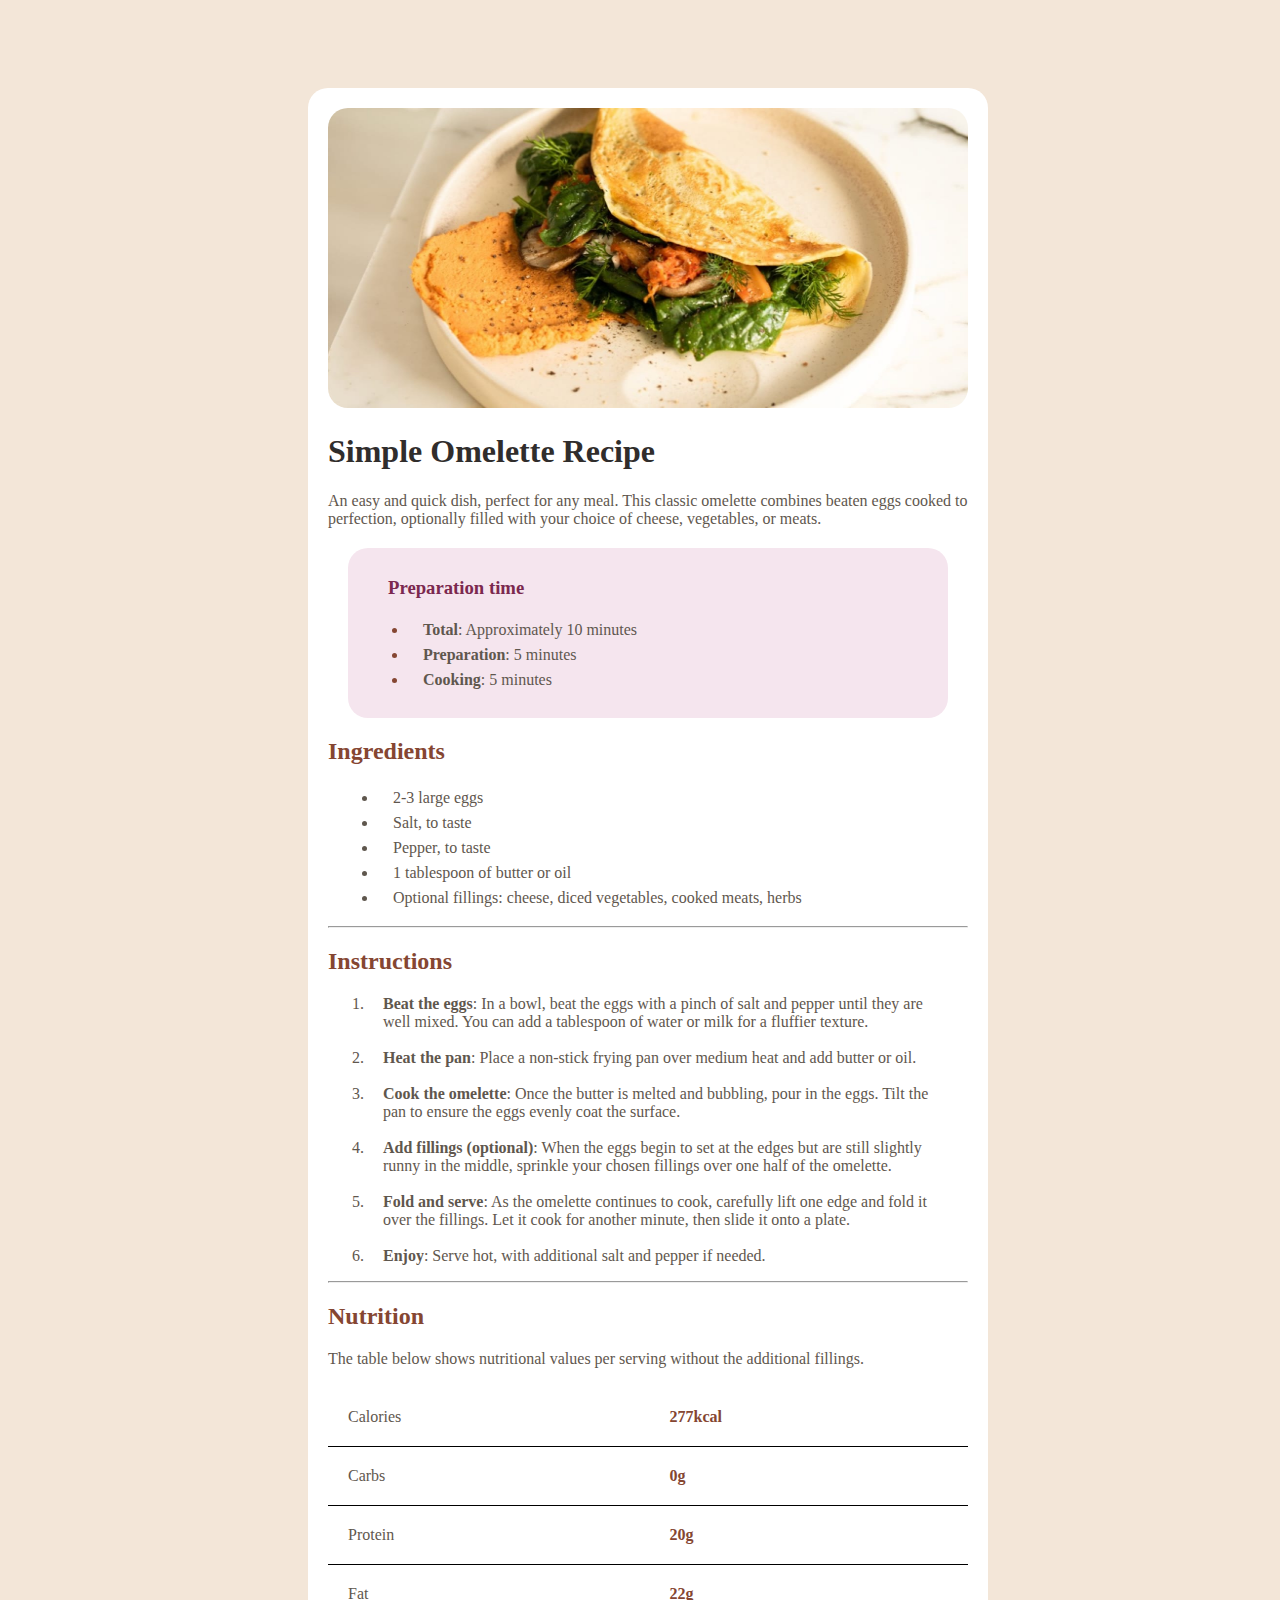
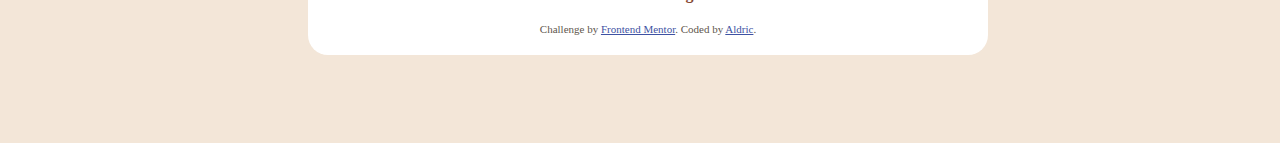
<file: index.html>
<!DOCTYPE html>
<html lang="en">
<head>
  <meta charset="UTF-8">
  <meta name="viewport" content="width=device-width, initial-scale=1.0"> 

  <link rel="icon" type="image/png" sizes="32x32" href=".\favicon-32x32.png">
  <link rel="stylesheet" href="style.css">
  <link rel="preconnect" href="https://fonts.googleapis.com">
  <link rel="preconnect" href="https://fonts.gstatic.com" crossorigin>
  <link href="https://fonts.googleapis.com/css2?family=Outfit:wght@100..900&family=Young+Serif&display=swap" rel="stylesheet">
  <title>Frontend Mentor | Recipe page</title>


  <style>
    .attribution { font-size: 11px; text-align: center; }
    .attribution a { color: hsl(228, 45%, 44%); }
  </style>
</head>
<body>
  <div id="Box">
    <header>
      <img src=".\image-omelette.jpeg" alt="Omelet stuffed with chiken">
    </header>
    <main>
      <section id="Intro">

          <h1>Simple Omelette Recipe</h1>

    An easy and quick dish, perfect for any meal. This classic omelette combines beaten eggs cooked 
    to perfection, optionally filled with your choice of cheese, vegetables, or meats.


      </section>

      <section id="Preparationtime">

          <h3>Preparation time</h3>
          <ul>
            <li><span>Total</span>: Approximately 10 minutes</li>
            <li><span>Preparation</span>: 5 minutes</li>
            <li><span>Cooking</span>: 5 minutes</li>
          </ul>  
          
      </section>

      <section id="Ingredients">

          <h2>Ingredients</h2>

          <ul>
            <li>2-3 large eggs</li>
            <li>Salt, to taste</li>
            <li>Pepper, to taste</li>
            <li>1 tablespoon of butter or oil</li>
            <li>Optional fillings: cheese, diced vegetables, cooked meats, herbs</li>
          </ul>  

      </section>
      <hr>
      <section id="Instructions">

          <h2>Instructions</h2>

          <ol>
            <li> 
              <span>Beat the eggs</span>: In a bowl, beat the eggs with a pinch of salt and pepper until they are well mixed. 
              You can add a tablespoon of water or milk for a fluffier texture.
            </li>
            <br>
            <li>
              <span>Heat the pan</span>: Place a non-stick frying pan over medium heat and add butter or oil.
            </li>
            <br>
            <li>
              <span>Cook the omelette</span>: Once the butter is melted and bubbling, pour in the eggs. Tilt the pan to ensure 
              the eggs evenly coat the surface.
            </li>
            <br>
            <li>
              <span>Add fillings (optional)</span>: When the eggs begin to set at the edges but are still slightly runny in the 
              middle, sprinkle your chosen fillings over one half of the omelette.
            </li>
            <br>
            <li>
              <span>Fold and serve</span>: As the omelette continues to cook, carefully lift one edge and fold it over the 
            fillings. Let it cook for another minute, then slide it onto a plate.
            </li>
            <br>
            <li>
              <span>Enjoy</span>: Serve hot, with additional salt and pepper if needed.
            </li>
          </ol>

      </section>
      <hr>
      <section id="Nutrition">

        <h2>Nutrition</h2>

        The table below shows nutritional values per serving without the additional fillings.
        <table>
          <tr>
            <td>Calories</td>
            <th>277kcal</th>
          </tr>
          <tr>
            <td>Carbs</td>
            <th>0g</th>
          </tr>
          <tr>
            <td>Protein</td>
            <th>20g</th>
          </tr>
          <tr>
            <td>Fat</td>
            <th>22g</th>
          </tr>
        </table> 

      </section>

    </main>

    <footer>

    <div class="attribution">
      Challenge by <a href="https://www.frontendmentor.io?ref=challenge" target="_blank">Frontend Mentor</a>. 
      Coded by <a href="#">Aldric</a>.
    </div>

    </footer>
  </div>

</body>
</html>
</file>
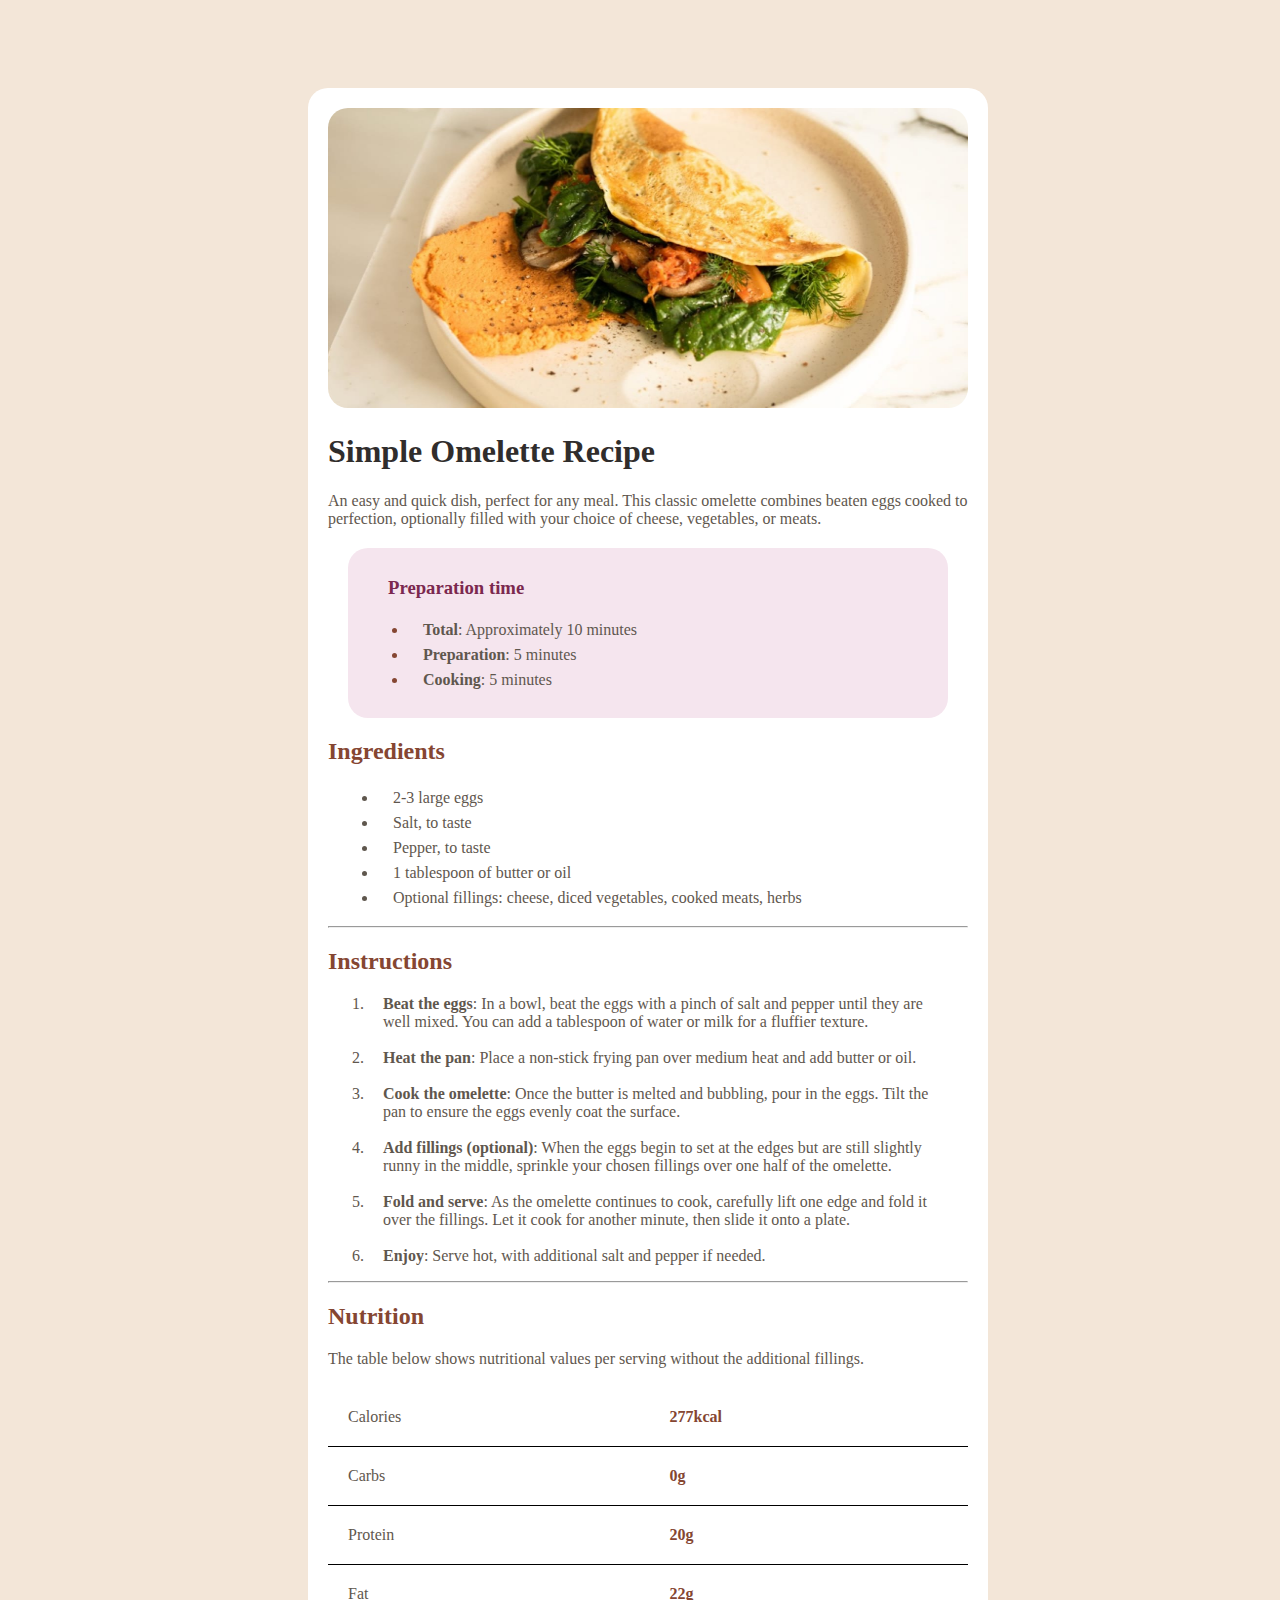
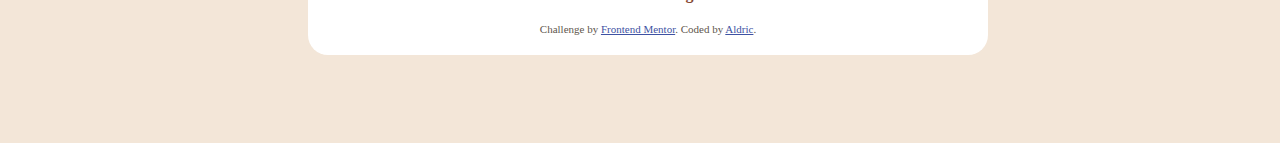
<file: recipe-page-main/index.html>
<!DOCTYPE html>
<html lang="en">
<head>
  <meta charset="UTF-8">
  <meta name="viewport" content="width=device-width, initial-scale=1.0"> 

  <link rel="icon" type="image/png" sizes="32x32" href="./assets/images/favicon-32x32.png">
  <link rel="stylesheet" href="style.css">
  <link rel="preconnect" href="https://fonts.googleapis.com">
  <link rel="preconnect" href="https://fonts.gstatic.com" crossorigin>
  <link href="https://fonts.googleapis.com/css2?family=Outfit:wght@100..900&family=Young+Serif&display=swap" rel="stylesheet">
  <title>Frontend Mentor | Recipe page</title>


  <style>
    .attribution { font-size: 11px; text-align: center; }
    .attribution a { color: hsl(228, 45%, 44%); }
  </style>
</head>
<body>
  <div id="Box">
    <header>
      <img src=".\assets\images\image-omelette.jpeg" alt="">
    </header>
    <main>
      <section id="Intro">

          <h1>Simple Omelette Recipe</h1>

    An easy and quick dish, perfect for any meal. This classic omelette combines beaten eggs cooked 
    to perfection, optionally filled with your choice of cheese, vegetables, or meats.


      </section>

      <section id="Preparationtime">

          <h3>Preparation time</h3>
          <ul>
            <li><span>Total</span>: Approximately 10 minutes</li>
            <li><span>Preparation</span>: 5 minutes</li>
            <li><span>Cooking</span>: 5 minutes</li>
          </ul>  
          
      </section>

      <section id="Ingredients">

          <h2>Ingredients</h2>

          <ul>
            <li>2-3 large eggs</li>
            <li>Salt, to taste</li>
            <li>Pepper, to taste</li>
            <li>1 tablespoon of butter or oil</li>
            <li>Optional fillings: cheese, diced vegetables, cooked meats, herbs</li>
          </ul>  

      </section>
      <hr>
      <section id="Instructions">

          <h2>Instructions</h2>

          <ol>
            <li> 
              <span>Beat the eggs</span>: In a bowl, beat the eggs with a pinch of salt and pepper until they are well mixed. 
              You can add a tablespoon of water or milk for a fluffier texture.
            </li>
            <br>
            <li>
              <span>Heat the pan</span>: Place a non-stick frying pan over medium heat and add butter or oil.
            </li>
            <br>
            <li>
              <span>Cook the omelette</span>: Once the butter is melted and bubbling, pour in the eggs. Tilt the pan to ensure 
              the eggs evenly coat the surface.
            </li>
            <br>
            <li>
              <span>Add fillings (optional)</span>: When the eggs begin to set at the edges but are still slightly runny in the 
              middle, sprinkle your chosen fillings over one half of the omelette.
            </li>
            <br>
            <li>
              <span>Fold and serve</span>: As the omelette continues to cook, carefully lift one edge and fold it over the 
            fillings. Let it cook for another minute, then slide it onto a plate.
            </li>
            <br>
            <li>
              <span>Enjoy</span>: Serve hot, with additional salt and pepper if needed.
            </li>
          </ol>

      </section>
      <hr>
      <section id="Nutrition">

        <h2>Nutrition</h2>

        The table below shows nutritional values per serving without the additional fillings.
        <table>
          <tr>
            <td>Calories</td>
            <th>277kcal</th>
          </tr>
          <tr>
            <td>Carbs</td>
            <th>0g</th>
          </tr>
          <tr>
            <td>Protein</td>
            <th>20g</th>
          </tr>
          <tr>
            <td>Fat</td>
            <th>22g</th>
          </tr>
        </table> 

      </section>

    </main>

    <footer>

    <div class="attribution">
      Challenge by <a href="https://www.frontendmentor.io?ref=challenge" target="_blank">Frontend Mentor</a>. 
      Coded by <a href="#">Aldric</a>.
    </div>

    </footer>
  </div>

</body>
</html>
</file>
<file: style.css>
body{
    display: flex;
    align-items: center;
    justify-content: center;
    height: 100%;
    width: 100%;
    background-color: hsl(30, 54%, 90%) ;
    overflow-x: hidden;
    color: hsl(30, 10%, 34%)
}
#Box{
    width: 50%;
    background-color: white;
    padding: 20px;
    margin-top: 80px;
    margin-bottom: 80px;
    border-radius: 20px;

}
header img{
    width: 100%;
    height: 300px;
    border-radius: 20px;
}
h1{
    color: hsl(24, 5%, 18%);
}
h2{
    font-family:serif;
    color: hsl(14, 45%, 36%);
    font-family: serif

}
h3{
   color: hsl(332, 51%, 32%); 
   margin-left: 30px;
}
#Preparationtime{
    background-color:  hsl(328, 43%, 93%);
    margin: 20px;
    padding: 10px;
    border-radius: 20px;
    
}
ul{
    margin-inline: 10px;
    line-height: 25px;
}
li{
    padding-inline: 15px;
}
#Preparationtime li::marker{
    color: hsl(14, 45%, 36%);
}
span{
    font-weight: bold;
}
table{
    border-collapse: collapse;
    width: 100%;
    margin-top: 20px;
}
th, td{
    padding: 20px;
    text-align: left;
}
tr{
    border: 1px, solid black;
    border-top: none;
    border-left: none;
    border-right: none;
}
tr:last-child{
    border-bottom: none;
}
th{
    color: hsl(14, 45%, 36%);;
}



@media only screen and (max-width: 1000px) {

    #Box{
        width: 70%;
    }

}
@media only screen and (max-width: 375px){
    #Box{
        width: 100%;
    }
}
</file>
<file: recipe-page-main/style.css>
body{
    display: flex;
    align-items: center;
    justify-content: center;
    height: 100%;
    width: 100%;
    background-color: hsl(30, 54%, 90%) ;
    overflow-x: hidden;
    color: hsl(30, 10%, 34%)
}
#Box{
    width: 50%;
    background-color: white;
    padding: 20px;
    margin-top: 80px;
    margin-bottom: 80px;
    border-radius: 20px;

}
header img{
    width: 100%;
    height: 300px;
    border-radius: 20px;
}
h1{
    color: hsl(24, 5%, 18%);
}
h2{
    font-family:serif;
    color: hsl(14, 45%, 36%);
    font-family: serif

}
h3{
   color: hsl(332, 51%, 32%); 
   margin-left: 30px;
}
#Preparationtime{
    background-color:  hsl(328, 43%, 93%);
    margin: 20px;
    padding: 10px;
    border-radius: 20px;
    
}
ul{
    margin-inline: 10px;
    line-height: 25px;
}
li{
    padding-inline: 15px;
}
#Preparationtime li::marker{
    color: hsl(14, 45%, 36%);
}
span{
    font-weight: bold;
}
table{
    border-collapse: collapse;
    width: 100%;
    margin-top: 20px;
}
th, td{
    padding: 20px;
    text-align: left;
}
tr{
    border: 1px, solid black;
    border-top: none;
    border-left: none;
    border-right: none;
}
tr:last-child{
    border-bottom: none;
}
th{
    color: hsl(14, 45%, 36%);;
}



@media only screen and (max-width: 1000px) {

    #Box{
        width: 70%;
    }

}
@media only screen and (max-width: 375px){
    #Box{
        width: 100%;
    }
}
</file>
